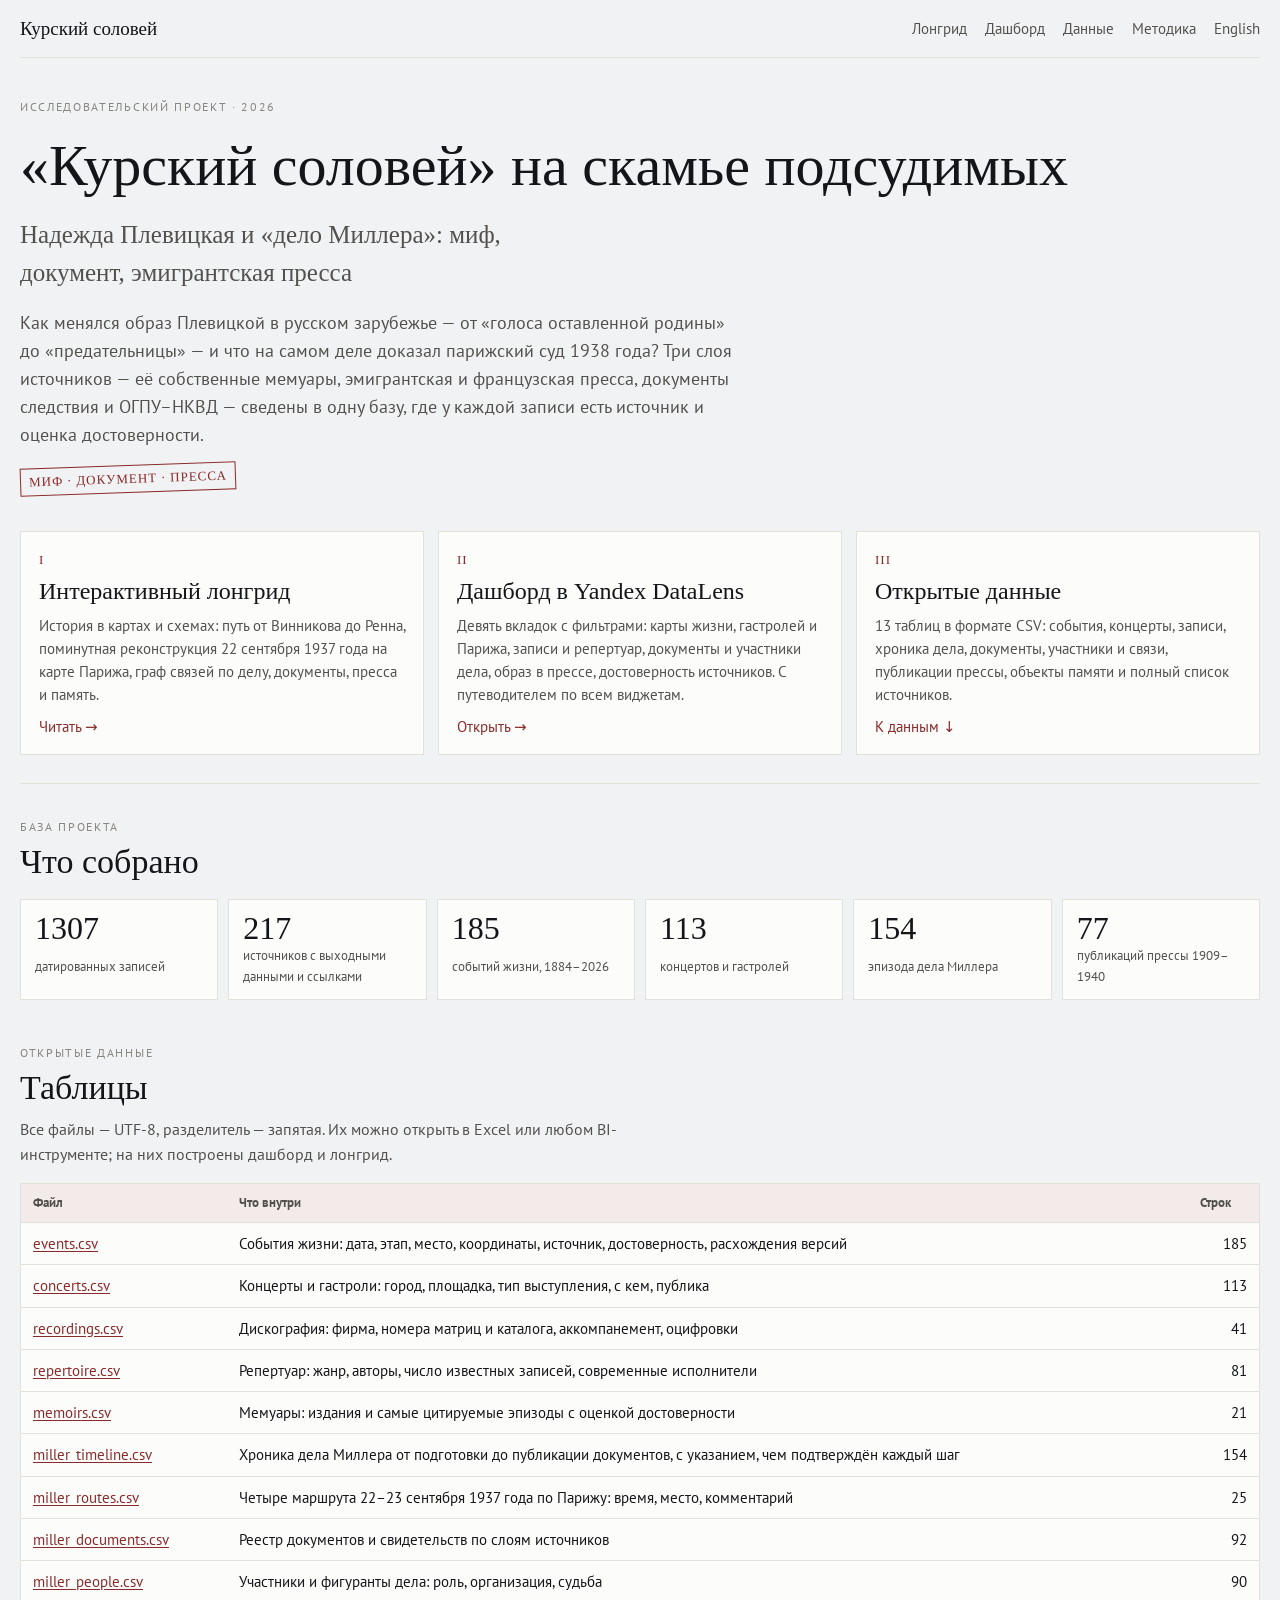
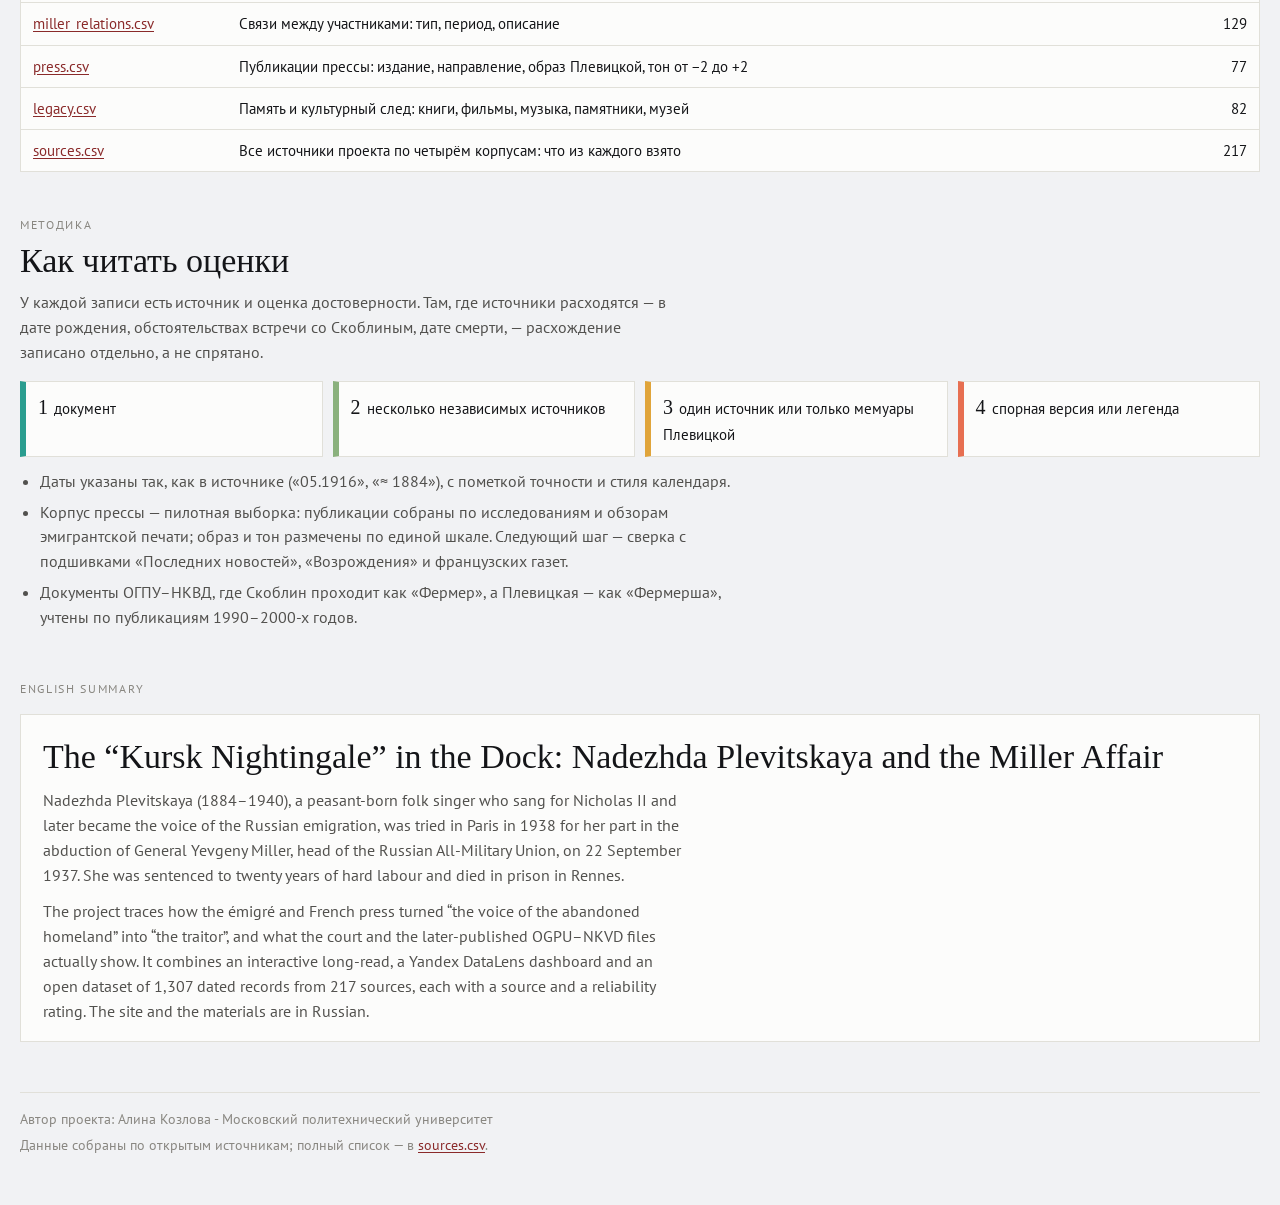
<file: index.html>
<!doctype html>
<html lang="ru">
<head>
<meta charset="utf-8">
<meta name="viewport" content="width=device-width, initial-scale=1, viewport-fit=cover">
<title>«Курский соловей» на скамье подсудимых</title>
<meta name="description" content="Надежда Плевицкая и «дело Миллера»: миф, документ, эмигрантская пресса. Интерактивный лонгрид, дашборд в Yandex DataLens и открытая база из 1307 записей.">
<link rel="icon" href="data:image/svg+xml,%3Csvg xmlns='http://www.w3.org/2000/svg' viewBox='0 0 32 32'%3E%3Crect x='3' y='3' width='26' height='26' fill='none' stroke='%238a2a2a' stroke-width='3' transform='rotate(-6 16 16)'/%3E%3Ctext x='16' y='22' font-size='16' text-anchor='middle' fill='%238a2a2a' font-family='Georgia'%3EП%3C/text%3E%3C/svg%3E">
<link rel="stylesheet" href="https://fonts.googleapis.com/css2?family=Old+Standard+TT:ital,wght@0,400;0,700;1,400&family=PT+Sans:ital,wght@0,400;0,700;1,400&display=swap">
<link rel="stylesheet" href="assets/site.css">
</head>
<body>
<div class="wrap">
  <nav class="site-nav" aria-label="Разделы сайта">
    <a class="brand" href="./" aria-current="page">Курский соловей</a>
    <a href="longread.html">Лонгрид</a>
    <a href="dashboard.html">Дашборд</a>
    <a href="#data">Данные</a>
    <a href="#method">Методика</a>
    <a href="#en" lang="en">English</a>
  </nav>

  <header class="hero">
    <div class="eyebrow">Исследовательский проект · 2026</div>
    <h1>«Курский соловей» на скамье подсудимых</h1>
    <p class="sub">Надежда Плевицкая и «дело Миллера»: миф, документ, эмигрантская пресса</p>
    <p class="lead">Как менялся образ Плевицкой в русском зарубежье — от «голоса оставленной родины» до «предательницы» — и что на самом деле доказал парижский суд 1938 года? Три слоя источников — её собственные мемуары, эмигрантская и французская пресса, документы следствия и ОГПУ–НКВД — сведены в одну базу, где у каждой записи есть источник и оценка достоверности.</p>
    <div class="stamp">Миф · Документ · Пресса</div>

    <div class="doors">
      <a class="door" href="longread.html">
        <span class="num">I</span>
        <h3>Интерактивный лонгрид</h3>
        <p>История в картах и схемах: путь от Винникова до Ренна, поминутная реконструкция 22 сентября 1937 года на карте Парижа, граф связей по делу, документы, пресса и память.</p>
        <span class="go">Читать →</span>
      </a>
      <a class="door" href="dashboard.html">
        <span class="num">II</span>
        <h3>Дашборд в Yandex DataLens</h3>
        <p>Девять вкладок с фильтрами: карты жизни, гастролей и Парижа, записи и репертуар, документы и участники дела, образ в прессе, достоверность источников. С путеводителем по всем виджетам.</p>
        <span class="go">Открыть →</span>
      </a>
      <a class="door" href="#data">
        <span class="num">III</span>
        <h3>Открытые данные</h3>
        <p>13 таблиц в формате CSV: события, концерты, записи, хроника дела, документы, участники и связи, публикации прессы, объекты памяти и полный список источников.</p>
        <span class="go">К данным ↓</span>
      </a>
    </div>
  </header>

  <section aria-labelledby="facts-h">
    <div class="eyebrow">База проекта</div>
    <h2 id="facts-h">Что собрано</h2>
    <div class="facts">
      <div class="fact"><b>1307</b><span>датированных записей</span></div>
      <div class="fact"><b>217</b><span>источников с выходными данными и ссылками</span></div>
      <div class="fact"><b>185</b><span>событий жизни, 1884–2026</span></div>
      <div class="fact"><b>113</b><span>концертов и гастролей</span></div>
      <div class="fact"><b>154</b><span>эпизода дела Миллера</span></div>
      <div class="fact"><b>77</b><span>публикаций прессы 1909–1940</span></div>
    </div>
  </section>

  <section id="data" aria-labelledby="data-h">
    <div class="eyebrow">Открытые данные</div>
    <h2 id="data-h">Таблицы</h2>
    <p class="intro">Все файлы — UTF-8, разделитель — запятая. Их можно открыть в Excel или любом BI-инструменте; на них построены дашборд и лонгрид.</p>
    <div class="tbl-wrap">
      <table>
        <thead><tr><th>Файл</th><th>Что внутри</th><th>Строк</th></tr></thead>
        <tbody>
          <tr><td><a href="data/events.csv">events.csv</a></td><td>События жизни: дата, этап, место, координаты, источник, достоверность, расхождения версий</td><td class="n">185</td></tr>
          <tr><td><a href="data/concerts.csv">concerts.csv</a></td><td>Концерты и гастроли: город, площадка, тип выступления, с кем, публика</td><td class="n">113</td></tr>
          <tr><td><a href="data/recordings.csv">recordings.csv</a></td><td>Дискография: фирма, номера матриц и каталога, аккомпанемент, оцифровки</td><td class="n">41</td></tr>
          <tr><td><a href="data/repertoire.csv">repertoire.csv</a></td><td>Репертуар: жанр, авторы, число известных записей, современные исполнители</td><td class="n">81</td></tr>
          <tr><td><a href="data/memoirs.csv">memoirs.csv</a></td><td>Мемуары: издания и самые цитируемые эпизоды с оценкой достоверности</td><td class="n">21</td></tr>
          <tr><td><a href="data/miller_timeline.csv">miller_timeline.csv</a></td><td>Хроника дела Миллера от подготовки до публикации документов, с указанием, чем подтверждён каждый шаг</td><td class="n">154</td></tr>
          <tr><td><a href="data/miller_routes.csv">miller_routes.csv</a></td><td>Четыре маршрута 22–23 сентября 1937 года по Парижу: время, место, комментарий</td><td class="n">25</td></tr>
          <tr><td><a href="data/miller_documents.csv">miller_documents.csv</a></td><td>Реестр документов и свидетельств по слоям источников</td><td class="n">92</td></tr>
          <tr><td><a href="data/miller_people.csv">miller_people.csv</a></td><td>Участники и фигуранты дела: роль, организация, судьба</td><td class="n">90</td></tr>
          <tr><td><a href="data/miller_relations.csv">miller_relations.csv</a></td><td>Связи между участниками: тип, период, описание</td><td class="n">129</td></tr>
          <tr><td><a href="data/press.csv">press.csv</a></td><td>Публикации прессы: издание, направление, образ Плевицкой, тон от −2 до +2</td><td class="n">77</td></tr>
          <tr><td><a href="data/legacy.csv">legacy.csv</a></td><td>Память и культурный след: книги, фильмы, музыка, памятники, музей</td><td class="n">82</td></tr>
          <tr><td><a href="data/sources.csv">sources.csv</a></td><td>Все источники проекта по четырём корпусам: что из каждого взято</td><td class="n">217</td></tr>
        </tbody>
      </table>
    </div>
  </section>

  <section id="method" aria-labelledby="method-h">
    <div class="eyebrow">Методика</div>
    <h2 id="method-h">Как читать оценки</h2>
    <p class="intro">У каждой записи есть источник и оценка достоверности. Там, где источники расходятся — в дате рождения, обстоятельствах встречи со Скоблиным, дате смерти, — расхождение записано отдельно, а не спрятано.</p>
    <div class="scale">
      <div style="--c:var(--r1)"><b>1</b>документ</div>
      <div style="--c:var(--r2)"><b>2</b>несколько независимых источников</div>
      <div style="--c:var(--r3)"><b>3</b>один источник или только мемуары Плевицкой</div>
      <div style="--c:var(--r4)"><b>4</b>спорная версия или легенда</div>
    </div>
    <ul class="plain">
      <li>Даты указаны так, как в источнике («05.1916», «≈ 1884»), с пометкой точности и стиля календаря.</li>
      <li>Корпус прессы — пилотная выборка: публикации собраны по исследованиям и обзорам эмигрантской печати; образ и тон размечены по единой шкале. Следующий шаг — сверка с подшивками «Последних новостей», «Возрождения» и французских газет.</li>
      <li>Документы ОГПУ–НКВД, где Скоблин проходит как «Фермер», а Плевицкая — как «Фермерша», учтены по публикациям 1990–2000-х годов.</li>
    </ul>
  </section>

  <section id="en" lang="en" aria-labelledby="en-h">
    <div class="eyebrow">English summary</div>
    <div class="en">
      <h2 id="en-h">The “Kursk Nightingale” in the Dock: Nadezhda Plevitskaya and the Miller Affair</h2>
      <p>Nadezhda Plevitskaya (1884–1940), a peasant-born folk singer who sang for Nicholas II and later became the voice of the Russian emigration, was tried in Paris in 1938 for her part in the abduction of General Yevgeny Miller, head of the Russian All-Military Union, on 22 September 1937. She was sentenced to twenty years of hard labour and died in prison in Rennes.</p>
      <p>The project traces how the émigré and French press turned “the voice of the abandoned homeland” into “the traitor”, and what the court and the later-published OGPU–NKVD files actually show. It combines an interactive long-read, a Yandex DataLens dashboard and an open dataset of 1,307 dated records from 217 sources, each with a source and a reliability rating. The site and the materials are in Russian.</p>
    </div>
  </section>

  <footer>
    <span data-author hidden></span>
    <span>Данные собраны по открытым источникам; полный список — в <a href="data/sources.csv">sources.csv</a>.</span>
  </footer>
</div>
<script src="config.js"></script>
<script src="assets/site.js"></script>
</body>
</html>
</file>
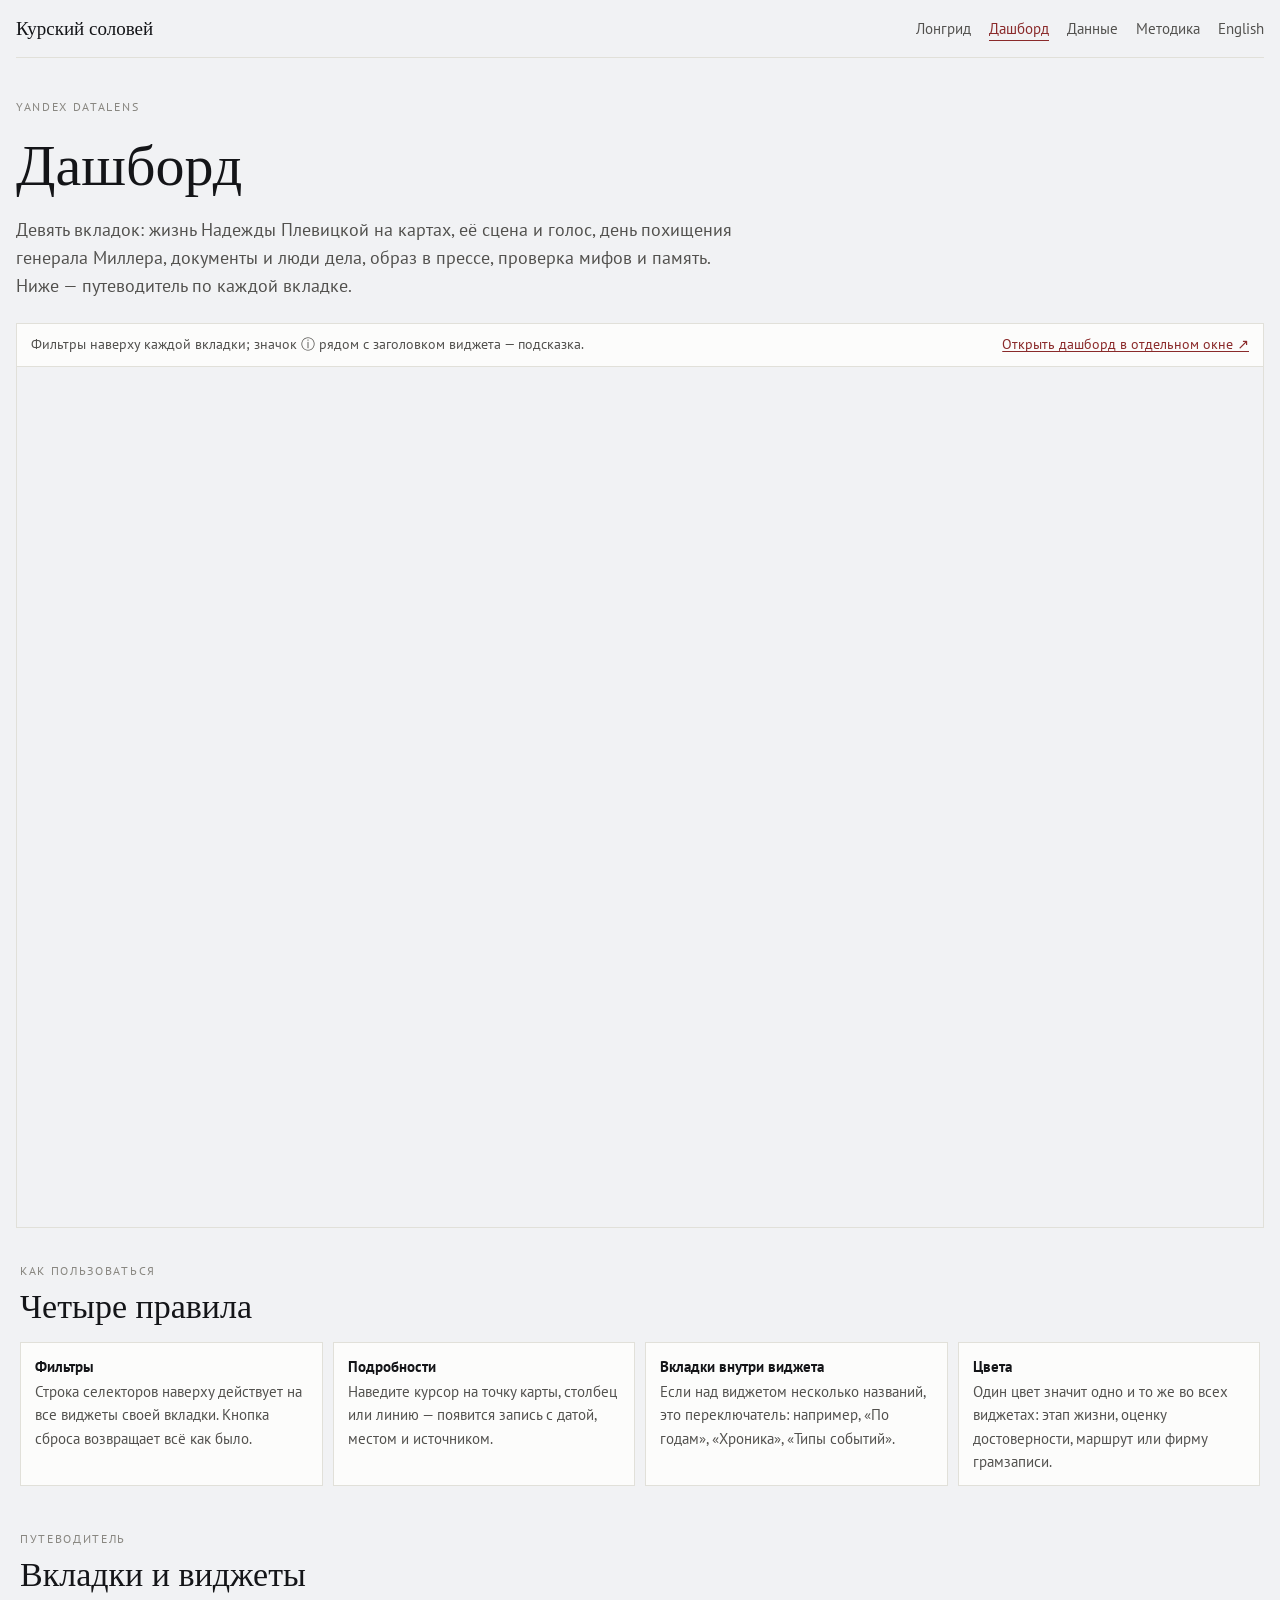
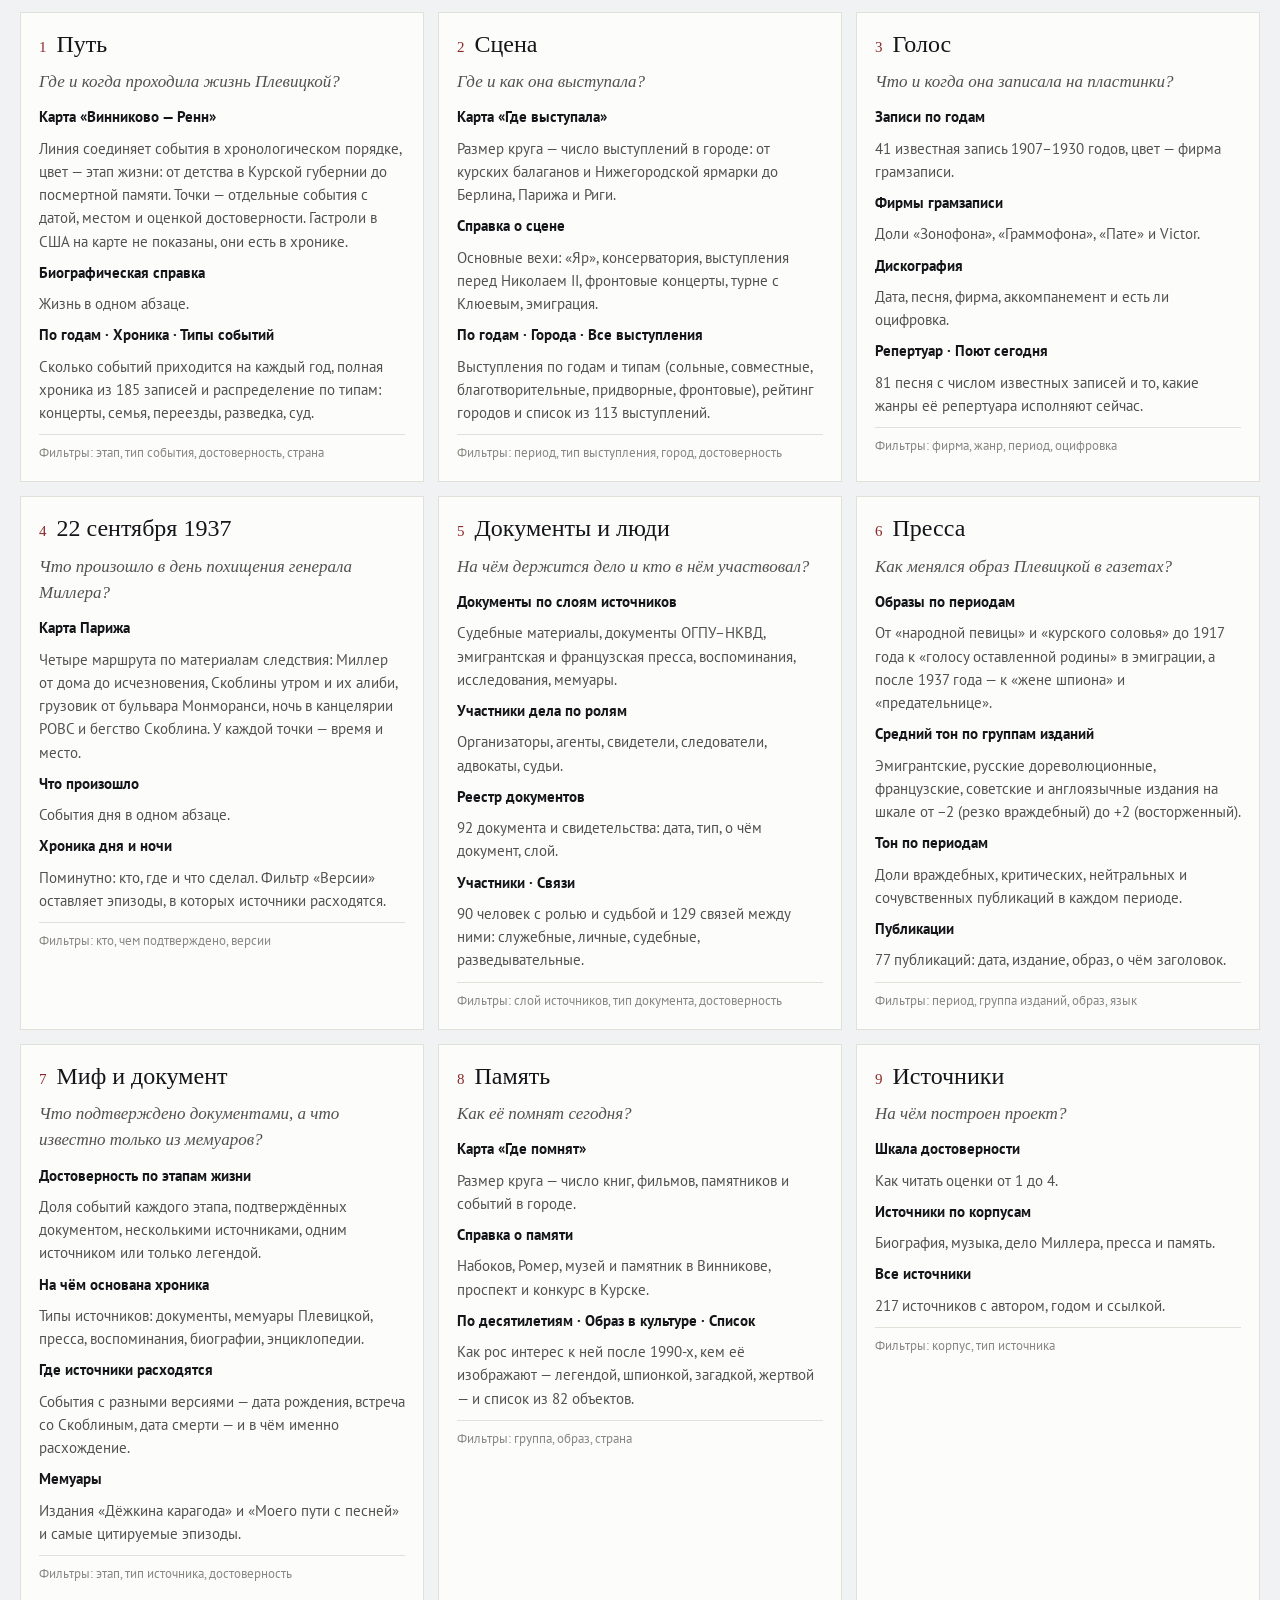
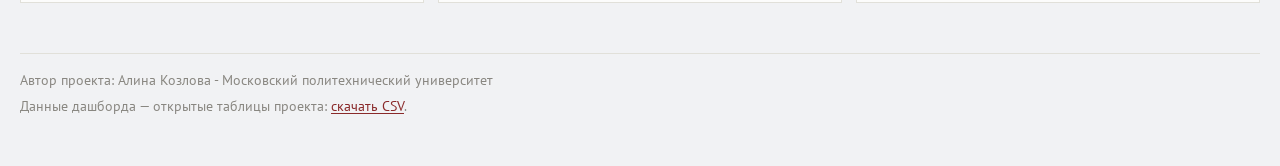
<file: dashboard.html>
<!doctype html>
<html lang="ru">
<head>
<meta charset="utf-8">
<meta name="viewport" content="width=device-width, initial-scale=1, viewport-fit=cover">
<title>Дашборд — «Курский соловей» на скамье подсудимых</title>
<meta name="description" content="Дашборд в Yandex DataLens о жизни Надежды Плевицкой и деле генерала Миллера и путеводитель по всем вкладкам и виджетам.">
<link rel="icon" href="data:image/svg+xml,%3Csvg xmlns='http://www.w3.org/2000/svg' viewBox='0 0 32 32'%3E%3Crect x='3' y='3' width='26' height='26' fill='none' stroke='%238a2a2a' stroke-width='3' transform='rotate(-6 16 16)'/%3E%3Ctext x='16' y='22' font-size='16' text-anchor='middle' fill='%238a2a2a' font-family='Georgia'%3EП%3C/text%3E%3C/svg%3E">
<link rel="stylesheet" href="https://fonts.googleapis.com/css2?family=Old+Standard+TT:ital,wght@0,400;0,700;1,400&family=PT+Sans:ital,wght@0,400;0,700;1,400&display=swap">
<link rel="stylesheet" href="assets/site.css">
</head>
<body>
<div class="wide">
  <nav class="site-nav" aria-label="Разделы сайта">
    <a class="brand" href="./">Курский соловей</a>
    <a href="longread.html">Лонгрид</a>
    <a href="dashboard.html" aria-current="page">Дашборд</a>
    <a href="./#data">Данные</a>
    <a href="./#method">Методика</a>
    <a href="./#en" lang="en">English</a>
  </nav>

  <header class="hero" style="padding-bottom:6px;border-bottom:0">
    <div class="eyebrow">Yandex DataLens</div>
    <h1>Дашборд</h1>
    <p class="lead">Девять вкладок: жизнь Надежды Плевицкой на картах, её сцена и голос, день похищения генерала Миллера, документы и люди дела, образ в прессе, проверка мифов и память. Ниже — путеводитель по каждой вкладке.</p>
  </header>

  <div class="embed" id="dashboard-embed">
    <div class="embed-bar">
      <span>Фильтры наверху каждой вкладки; значок ⓘ рядом с заголовком виджета — подсказка.</span>
      <a id="dashboard-open" href="#" target="_blank" rel="noopener" hidden>Открыть дашборд в отдельном окне ↗</a>
    </div>
    <iframe title="Дашборд «Надежда Плевицкая. Курский соловей на скамье подсудимых»" loading="lazy" allowfullscreen hidden></iframe>
    <div class="placeholder" hidden>
      <b>Дашборд скоро появится здесь</b>
      <span>Ссылка на опубликованный дашборд ещё не добавлена в файл <code>config.js</code>.</span>
    </div>
  </div>
</div>

<div class="wrap">
  <section aria-labelledby="howto-h">
    <div class="eyebrow">Как пользоваться</div>
    <h2 id="howto-h">Четыре правила</h2>
    <div class="howto">
      <div><b>Фильтры</b>Строка селекторов наверху действует на все виджеты своей вкладки. Кнопка сброса возвращает всё как было.</div>
      <div><b>Подробности</b>Наведите курсор на точку карты, столбец или линию — появится запись с датой, местом и источником.</div>
      <div><b>Вкладки внутри виджета</b>Если над виджетом несколько названий, это переключатель: например, «По годам», «Хроника», «Типы событий».</div>
      <div><b>Цвета</b>Один цвет значит одно и то же во всех виджетах: этап жизни, оценку достоверности, маршрут или фирму грамзаписи.</div>
    </div>
  </section>

  <section aria-labelledby="guide-h">
    <div class="eyebrow">Путеводитель</div>
    <h2 id="guide-h">Вкладки и виджеты</h2>
    <div class="guide">

      <article class="tab-card">
        <header><span class="num">1</span><h3>Путь</h3></header>
        <p class="q">Где и когда проходила жизнь Плевицкой?</p>
        <dl>
          <dt>Карта «Винниково — Ренн»</dt>
          <dd>Линия соединяет события в хронологическом порядке, цвет — этап жизни: от детства в Курской губернии до посмертной памяти. Точки — отдельные события с датой, местом и оценкой достоверности. Гастроли в США на карте не показаны, они есть в хронике.</dd>
          <dt>Биографическая справка</dt>
          <dd>Жизнь в одном абзаце.</dd>
          <dt>По годам · Хроника · Типы событий</dt>
          <dd>Сколько событий приходится на каждый год, полная хроника из 185 записей и распределение по типам: концерты, семья, переезды, разведка, суд.</dd>
        </dl>
        <p class="filters">Фильтры: этап, тип события, достоверность, страна</p>
      </article>

      <article class="tab-card">
        <header><span class="num">2</span><h3>Сцена</h3></header>
        <p class="q">Где и как она выступала?</p>
        <dl>
          <dt>Карта «Где выступала»</dt>
          <dd>Размер круга — число выступлений в городе: от курских балаганов и Нижегородской ярмарки до Берлина, Парижа и Риги.</dd>
          <dt>Справка о сцене</dt>
          <dd>Основные вехи: «Яр», консерватория, выступления перед Николаем II, фронтовые концерты, турне с Клюевым, эмиграция.</dd>
          <dt>По годам · Города · Все выступления</dt>
          <dd>Выступления по годам и типам (сольные, совместные, благотворительные, придворные, фронтовые), рейтинг городов и список из 113 выступлений.</dd>
        </dl>
        <p class="filters">Фильтры: период, тип выступления, город, достоверность</p>
      </article>

      <article class="tab-card">
        <header><span class="num">3</span><h3>Голос</h3></header>
        <p class="q">Что и когда она записала на пластинки?</p>
        <dl>
          <dt>Записи по годам</dt>
          <dd>41 известная запись 1907–1930 годов, цвет — фирма грамзаписи.</dd>
          <dt>Фирмы грамзаписи</dt>
          <dd>Доли «Зонофона», «Граммофона», «Пате» и Victor.</dd>
          <dt>Дискография</dt>
          <dd>Дата, песня, фирма, аккомпанемент и есть ли оцифровка.</dd>
          <dt>Репертуар · Поют сегодня</dt>
          <dd>81 песня с числом известных записей и то, какие жанры её репертуара исполняют сейчас.</dd>
        </dl>
        <p class="filters">Фильтры: фирма, жанр, период, оцифровка</p>
      </article>

      <article class="tab-card">
        <header><span class="num">4</span><h3>22 сентября 1937</h3></header>
        <p class="q">Что произошло в день похищения генерала Миллера?</p>
        <dl>
          <dt>Карта Парижа</dt>
          <dd>Четыре маршрута по материалам следствия: Миллер от дома до исчезновения, Скоблины утром и их алиби, грузовик от бульвара Монморанси, ночь в канцелярии РОВС и бегство Скоблина. У каждой точки — время и место.</dd>
          <dt>Что произошло</dt>
          <dd>События дня в одном абзаце.</dd>
          <dt>Хроника дня и ночи</dt>
          <dd>Поминутно: кто, где и что сделал. Фильтр «Версии» оставляет эпизоды, в которых источники расходятся.</dd>
        </dl>
        <p class="filters">Фильтры: кто, чем подтверждено, версии</p>
      </article>

      <article class="tab-card">
        <header><span class="num">5</span><h3>Документы и люди</h3></header>
        <p class="q">На чём держится дело и кто в нём участвовал?</p>
        <dl>
          <dt>Документы по слоям источников</dt>
          <dd>Судебные материалы, документы ОГПУ–НКВД, эмигрантская и французская пресса, воспоминания, исследования, мемуары.</dd>
          <dt>Участники дела по ролям</dt>
          <dd>Организаторы, агенты, свидетели, следователи, адвокаты, судьи.</dd>
          <dt>Реестр документов</dt>
          <dd>92 документа и свидетельства: дата, тип, о чём документ, слой.</dd>
          <dt>Участники · Связи</dt>
          <dd>90 человек с ролью и судьбой и 129 связей между ними: служебные, личные, судебные, разведывательные.</dd>
        </dl>
        <p class="filters">Фильтры: слой источников, тип документа, достоверность</p>
      </article>

      <article class="tab-card">
        <header><span class="num">6</span><h3>Пресса</h3></header>
        <p class="q">Как менялся образ Плевицкой в газетах?</p>
        <dl>
          <dt>Образы по периодам</dt>
          <dd>От «народной певицы» и «курского соловья» до 1917 года к «голосу оставленной родины» в эмиграции, а после 1937 года — к «жене шпиона» и «предательнице».</dd>
          <dt>Средний тон по группам изданий</dt>
          <dd>Эмигрантские, русские дореволюционные, французские, советские и англоязычные издания на шкале от −2 (резко враждебный) до +2 (восторженный).</dd>
          <dt>Тон по периодам</dt>
          <dd>Доли враждебных, критических, нейтральных и сочувственных публикаций в каждом периоде.</dd>
          <dt>Публикации</dt>
          <dd>77 публикаций: дата, издание, образ, о чём заголовок.</dd>
        </dl>
        <p class="filters">Фильтры: период, группа изданий, образ, язык</p>
      </article>

      <article class="tab-card">
        <header><span class="num">7</span><h3>Миф и документ</h3></header>
        <p class="q">Что подтверждено документами, а что известно только из мемуаров?</p>
        <dl>
          <dt>Достоверность по этапам жизни</dt>
          <dd>Доля событий каждого этапа, подтверждённых документом, несколькими источниками, одним источником или только легендой.</dd>
          <dt>На чём основана хроника</dt>
          <dd>Типы источников: документы, мемуары Плевицкой, пресса, воспоминания, биографии, энциклопедии.</dd>
          <dt>Где источники расходятся</dt>
          <dd>События с разными версиями — дата рождения, встреча со Скоблиным, дата смерти — и в чём именно расхождение.</dd>
          <dt>Мемуары</dt>
          <dd>Издания «Дёжкина карагода» и «Моего пути с песней» и самые цитируемые эпизоды.</dd>
        </dl>
        <p class="filters">Фильтры: этап, тип источника, достоверность</p>
      </article>

      <article class="tab-card">
        <header><span class="num">8</span><h3>Память</h3></header>
        <p class="q">Как её помнят сегодня?</p>
        <dl>
          <dt>Карта «Где помнят»</dt>
          <dd>Размер круга — число книг, фильмов, памятников и событий в городе.</dd>
          <dt>Справка о памяти</dt>
          <dd>Набоков, Ромер, музей и памятник в Винникове, проспект и конкурс в Курске.</dd>
          <dt>По десятилетиям · Образ в культуре · Список</dt>
          <dd>Как рос интерес к ней после 1990-х, кем её изображают — легендой, шпионкой, загадкой, жертвой — и список из 82 объектов.</dd>
        </dl>
        <p class="filters">Фильтры: группа, образ, страна</p>
      </article>

      <article class="tab-card">
        <header><span class="num">9</span><h3>Источники</h3></header>
        <p class="q">На чём построен проект?</p>
        <dl>
          <dt>Шкала достоверности</dt>
          <dd>Как читать оценки от 1 до 4.</dd>
          <dt>Источники по корпусам</dt>
          <dd>Биография, музыка, дело Миллера, пресса и память.</dd>
          <dt>Все источники</dt>
          <dd>217 источников с автором, годом и ссылкой.</dd>
        </dl>
        <p class="filters">Фильтры: корпус, тип источника</p>
      </article>

    </div>
  </section>

  <footer>
    <span data-author hidden></span>
    <span>Данные дашборда — открытые таблицы проекта: <a href="./#data">скачать CSV</a>.</span>
  </footer>
</div>
<script src="config.js"></script>
<script src="assets/site.js"></script>
</body>
</html>
</file>
<file: assets/site.css>
/* Общие стили сайта проекта: те же токены и шрифты, что в лонгриде (архивная бумага, бордовый штамп) */
:root{
  --bg:#f1f2f4; --paper:#fcfcfb; --ink:#141518; --ink-2:#52514e; --muted:#898781; --line:#e1e0d9; --axis:#c3c2b7;
  --accent:#8a2a2a; --accent-soft:rgba(138,42,42,.08);
  --r1:#2A9D8F; --r2:#8AB17D; --r3:#E0A43A; --r4:#E76F51;
  --display:"Old Standard TT",Georgia,"Times New Roman",serif;
  --body:"PT Sans",system-ui,-apple-system,"Segoe UI",sans-serif;
  color-scheme:light;
}
@media (prefers-color-scheme: dark){ :root:not([data-theme="light"]){
  --bg:#121315; --paper:#1a1b1e; --ink:#ecebe6; --ink-2:#c3c2b7; --muted:#8f8d87; --line:#2c2c2a; --axis:#45443f;
  --accent:#d26a5c; --accent-soft:rgba(210,106,92,.12); color-scheme:dark } }
:root[data-theme="dark"]{
  --bg:#121315; --paper:#1a1b1e; --ink:#ecebe6; --ink-2:#c3c2b7; --muted:#8f8d87; --line:#2c2c2a; --axis:#45443f;
  --accent:#d26a5c; --accent-soft:rgba(210,106,92,.12); color-scheme:dark }

*{box-sizing:border-box}
[hidden]{display:none!important}
html{-webkit-text-size-adjust:100%}
body{margin:0;background:var(--bg);color:var(--ink);font-family:var(--body);font-size:16px;line-height:1.55;
  padding-left:max(16px,env(safe-area-inset-left,0px));padding-right:max(16px,env(safe-area-inset-right,0px));padding-bottom:48px}
a{color:var(--accent);text-underline-offset:2px}
a:focus-visible,button:focus-visible{outline:2px solid var(--accent);outline-offset:2px}
h1,h2,h3{font-family:var(--display);font-weight:400;line-height:1.15;text-wrap:balance;margin:0}
h1{font-size:clamp(32px,5.4vw,58px)}
h2{font-size:clamp(24px,3vw,34px)}
h3{font-size:20px}
p{margin:0;max-width:72ch}
.wrap{max-width:1240px;margin:0 auto}
.wide{max-width:1440px;margin:0 auto}
.eyebrow{font-size:12px;letter-spacing:.14em;text-transform:uppercase;color:var(--muted)}
.muted{color:var(--muted)}
.stamp{display:inline-block;font-family:var(--display);font-size:13px;letter-spacing:.08em;text-transform:uppercase;
  border:1.5px solid var(--accent);color:var(--accent);padding:3px 8px;transform:rotate(-2deg);width:max-content}

/* верхняя строка навигации */
.site-nav{display:flex;flex-wrap:wrap;align-items:center;gap:4px 18px;padding:14px 0;border-bottom:1px solid var(--line);font-size:15px}
.site-nav .brand{font-family:var(--display);font-size:19px;color:var(--ink);text-decoration:none;margin-right:auto}
.site-nav a{text-decoration:none;color:var(--ink-2)}
.site-nav a:hover{color:var(--accent)}
.site-nav a[aria-current="page"]{color:var(--accent);border-bottom:1.5px solid var(--accent)}
.site-nav .brand[aria-current="page"]{color:var(--ink);border-bottom:0}

/* разделы */
.hero{display:grid;gap:16px;padding:40px 0 28px;border-bottom:1px solid var(--line)}
.hero .sub{font-family:var(--display);font-size:clamp(19px,2.2vw,25px);color:var(--ink-2);max-width:40ch}
.hero .lead{font-size:18px;color:var(--ink-2)}
section{padding:34px 0 10px}
section > .eyebrow{margin-bottom:6px}
section .intro{color:var(--ink-2);margin-top:10px}

/* карточки-входы */
.doors{display:grid;grid-template-columns:repeat(auto-fit,minmax(260px,1fr));gap:14px;margin-top:22px}
.door{display:grid;grid-template-rows:auto auto 1fr auto;gap:8px;background:var(--paper);border:1px solid var(--line);padding:18px 18px 16px;
  color:inherit;text-decoration:none;transition:border-color .15s, transform .15s}
.door:hover{border-color:var(--accent);transform:translateY(-1px)}
.door h3{font-size:24px}
.door p{color:var(--ink-2);font-size:15px}
.door .go{color:var(--accent);font-size:15px}
.door .num{font-family:var(--display);font-size:13px;color:var(--accent);letter-spacing:.08em}

/* цифры базы */
.facts{display:grid;grid-template-columns:repeat(auto-fit,minmax(150px,1fr));gap:10px;margin-top:18px}
.fact{background:var(--paper);border:1px solid var(--line);padding:12px 14px;display:grid;gap:2px}
.fact b{font-family:var(--display);font-size:32px;font-weight:400;line-height:1}
.fact span{font-size:13px;color:var(--ink-2)}

/* таблицы */
.tbl-wrap{overflow-x:auto;margin-top:16px;border:1px solid var(--line);background:var(--paper)}
table{border-collapse:collapse;width:100%;font-size:15px}
th,td{text-align:left;padding:9px 12px;border-bottom:1px solid var(--line);vertical-align:top}
th{font-weight:700;font-size:13px;color:var(--ink-2);background:var(--accent-soft)}
tr:last-child td{border-bottom:0}
td.n{text-align:right;font-variant-numeric:tabular-nums;white-space:nowrap}
td code{font-size:13px}

/* шкала достоверности */
.scale{display:grid;grid-template-columns:repeat(auto-fit,minmax(210px,1fr));gap:10px;margin-top:16px}
.scale div{background:var(--paper);border:1px solid var(--line);border-left:6px solid var(--c);padding:10px 12px;font-size:15px}
.scale b{font-family:var(--display);font-size:20px;font-weight:400;margin-right:6px}

ul.plain{margin:12px 0 0;padding-left:20px;max-width:80ch}
ul.plain li{margin:6px 0;color:var(--ink-2)}

/* английский блок */
.en{background:var(--paper);border:1px solid var(--line);padding:22px 22px 18px;margin-top:16px;display:grid;gap:12px}
.en p{color:var(--ink-2)}

/* дашборд */
.embed{background:var(--paper);border:1px solid var(--line);margin-top:18px}
.embed-bar{display:flex;flex-wrap:wrap;gap:8px 16px;align-items:center;justify-content:space-between;padding:10px 14px;border-bottom:1px solid var(--line);font-size:14px;color:var(--ink-2)}
.embed iframe{display:block;width:100%;height:860px;border:0;background:var(--bg)}
.embed .placeholder{padding:48px 20px;text-align:center;color:var(--ink-2);display:grid;gap:10px;justify-items:center}
.embed .placeholder b{font-family:var(--display);font-size:22px;font-weight:400;color:var(--ink)}
@media (max-width:760px){ .embed iframe{height:80vh;min-height:560px} }

/* путеводитель по вкладкам */
.howto{display:grid;grid-template-columns:repeat(auto-fit,minmax(240px,1fr));gap:10px;margin-top:16px}
.howto div{background:var(--paper);border:1px solid var(--line);padding:12px 14px;font-size:15px;color:var(--ink-2)}
.howto b{color:var(--ink);display:block;margin-bottom:2px}
.guide{display:grid;grid-template-columns:repeat(auto-fit,minmax(340px,1fr));gap:14px;margin-top:18px}
.tab-card{background:var(--paper);border:1px solid var(--line);padding:18px;display:grid;gap:10px;align-content:start}
.tab-card header{display:flex;align-items:baseline;gap:10px}
.tab-card header .num{font-family:var(--display);color:var(--accent);font-size:15px}
.tab-card h3{font-size:24px}
.tab-card .q{font-family:var(--display);font-style:italic;font-size:17px;color:var(--ink-2)}
.tab-card dl{margin:0;display:grid;gap:8px}
.tab-card dt{font-weight:700;font-size:15px}
.tab-card dd{margin:0;color:var(--ink-2);font-size:15px}
.tab-card .filters{font-size:13px;color:var(--muted);border-top:1px solid var(--line);padding-top:8px}

footer{margin-top:40px;padding-top:16px;border-top:1px solid var(--line);font-size:14px;color:var(--muted);display:grid;gap:4px}
@media (max-width:420px){ .guide{grid-template-columns:1fr} .tab-card{padding:14px} }
</file>
